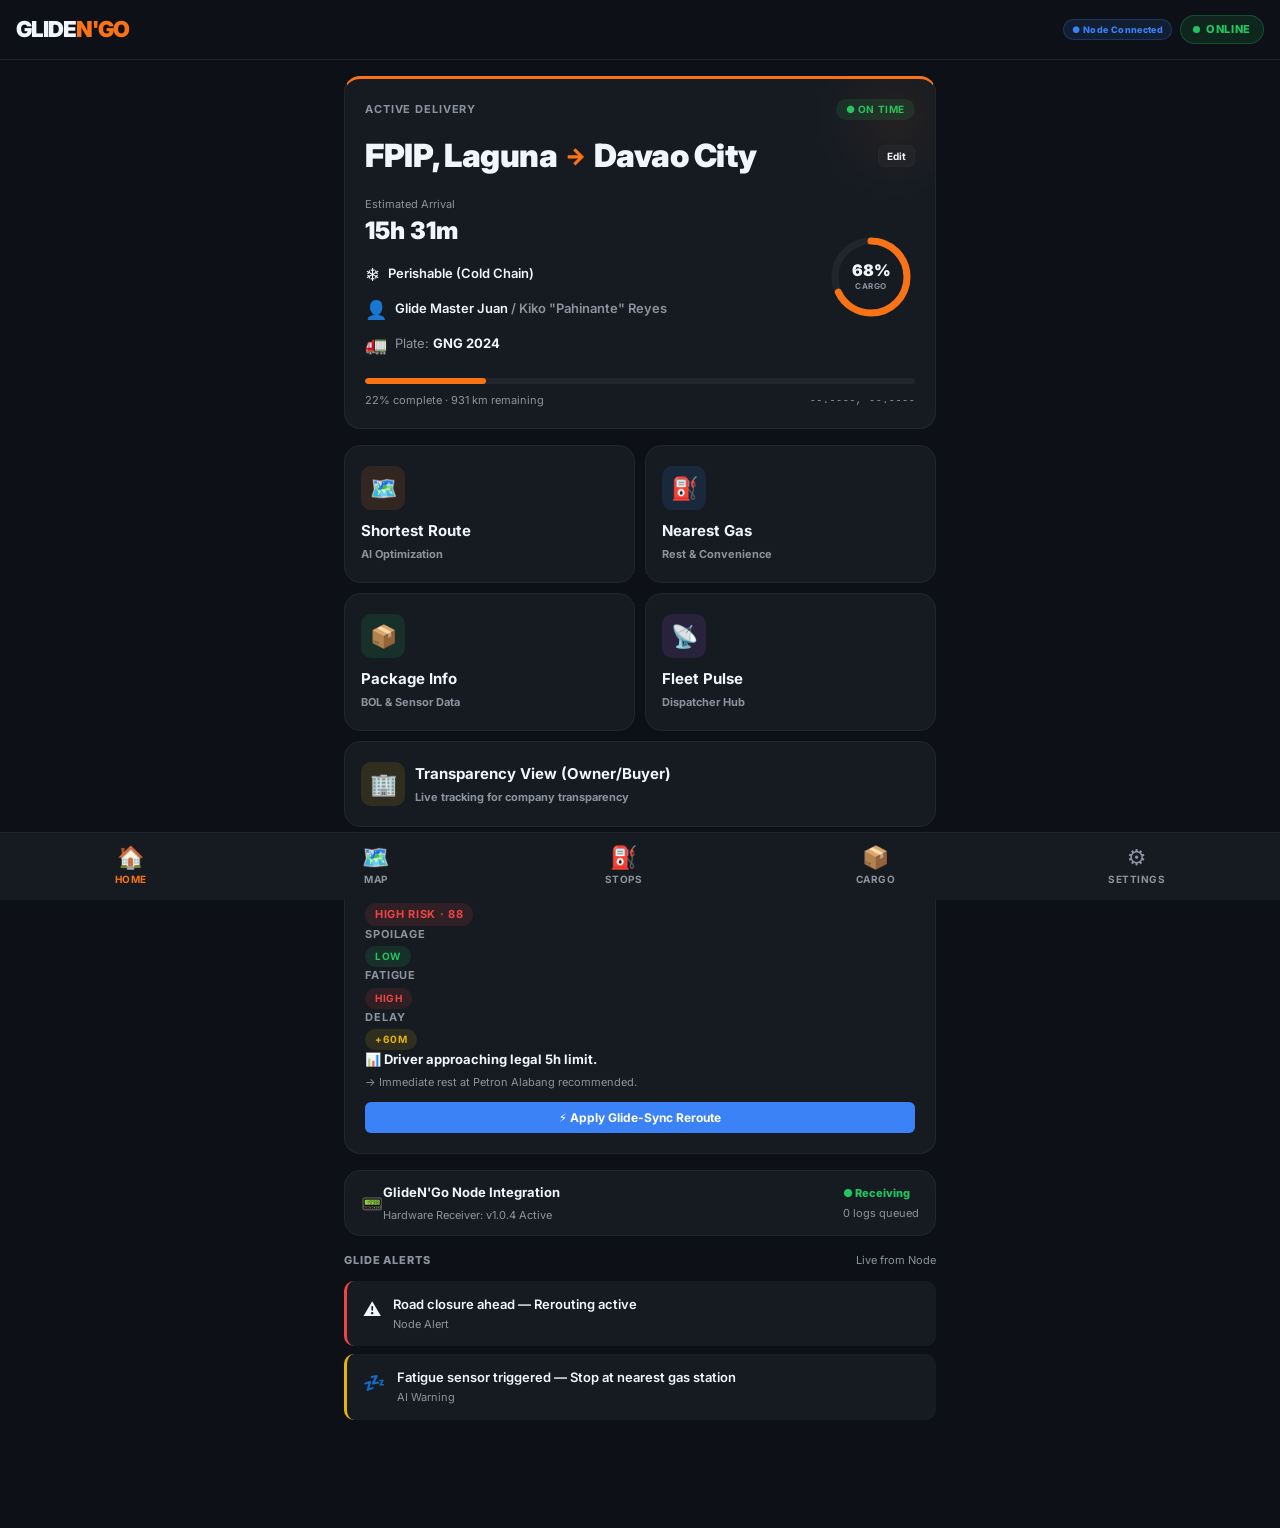
<file: index.html>
<!DOCTYPE html>
<html lang="en">
<head>
  <meta charset="UTF-8">
  <meta name="viewport" content="width=device-width, initial-scale=1.0, viewport-fit=cover">
  <meta name="description" content="GLIDEN'GO — Real-time cargo delivery tracking and route management for Philippine truckers.">
  <title>GLIDEN'GO | Dashboard</title>
  <link rel="manifest" href="manifest.json">
  <meta name="theme-color" content="#0D1117">
  <link rel="stylesheet" href="css/base.css">
  <link rel="stylesheet" href="css/components.css">
  <style>
    .toast {
      position: fixed; bottom: 90px; left: 50%; transform: translateX(-50%) translateY(20px);
      background: var(--surface2); border: 1px solid var(--border);
      padding: 10px 20px; border-radius: var(--radius); font-size: 13px; font-weight: 600;
      opacity: 0; transition: all 0.25s ease; z-index: 999; white-space: nowrap;
      box-shadow: var(--shadow);
    }
    .toast.toast-show { opacity: 1; transform: translateX(-50%) translateY(0); }
    .toast.toast-success { border-color: var(--success); color: var(--success); }
    .toast.toast-info    { border-color: var(--secondary); color: var(--secondary); }
    .toast.toast-warning { border-color: var(--warning); color: var(--warning); }

    /* AI Panel */
    .ai-loading { display:flex;align-items:center;gap:10px;padding:20px; }
    .ai-spinner {
      width:16px;height:16px;
      border:2px solid var(--border);
      border-top-color:var(--secondary);
      border-radius:50%;
      animation:spin .8s linear infinite;
    }

    /* Hardware badge */
    #hw-status-badge {
      font-size:9px;font-weight:800;
      color:var(--secondary);
      background:var(--secondary-dim);
      border:1px solid rgba(59,130,246,0.25);
      padding:3px 8px;border-radius:20px;
      letter-spacing:.04em;
    }
  </style>
</head>
<body>

<!-- TOP BAR -->
<header class="top-bar">
  <div class="logo">GLIDE<em>N'GO</em></div>
  <div class="flex items-center gap-8">
    <span id="hw-status-badge">● Node Connected</span>
    <div class="connection-pill pill-online" id="conn-pill">Online</div>
  </div>
</header>

<main class="container" style="padding-top:16px;">

  <!-- ── ACTIVE DELIVERY CARD (USER & DRIVER FOCUS) ── -->
  <section class="delivery-card mb-16">
    <div class="flex justify-between items-center mb-12">
      <div class="t-label" style="margin:0;">Active Delivery</div>
      <div class="badge badge-success" style="font-size:10px;">● ON TIME</div>
    </div>
    
    <div class="route-title">
      <span id="dash-origin">Laguna</span> <span class="route-arrow">→</span> <span id="dash-dest">Davao</span>
      <button id="btn-edit-route" class="btn btn-ghost btn-sm" style="margin-left:auto;padding:4px 8px;font-size:10px;">Edit</button>
    </div>

    <div class="flex items-center justify-between">
      <div>
        <div style="margin-bottom:12px;">
          <div class="t-xs t-muted">Estimated Arrival</div>
          <div style="font-size:24px;font-weight:900;color:var(--text);" id="eta-value">--h --m</div>
        </div>

        <div class="flex items-center gap-8" style="margin-bottom:8px;">
          <span id="dash-cargo-icon" style="font-size:18px;">❄️</span>
          <span class="t-small" style="font-weight:600;" id="dash-cargo-type">Perishable Cargo</span>
        </div>

        <div class="flex items-center gap-8" style="margin-bottom:8px;">
          <span style="font-size:18px;">👤</span>
          <span class="t-small" style="font-weight:600;"><span id="dash-driver">Glide Master Juan</span> <span class="t-muted">/ <span id="dash-assistant">Kiko (Pahinante)</span></span></span>
        </div>

        <div class="flex items-center gap-8">
          <span style="font-size:18px;">🚛</span>
          <span class="t-small t-muted">Plate: <strong style="color:var(--text);" id="dash-plate">GNG 2024</strong></span>
        </div>
      </div>

      <!-- Cargo Health (User View) -->
      <div class="ttl-ring-wrap ring-small">
        <svg width="88" height="88" viewBox="0 0 88 88">
          <circle class="ring-bg" cx="44" cy="44" r="36" stroke-width="7"/>
          <circle class="ring-fg" id="dash-ttl-circle" cx="44" cy="44" r="36" stroke="#F97316" stroke-width="7"
                  stroke-dasharray="226" stroke-dashoffset="0"/>
        </svg>
        <div class="ttl-ring-label">
          <div style="font-size:16px;font-weight:900;line-height:1;" id="dash-ttl-percent">--%</div>
          <div style="font-size:8px;font-weight:700;text-transform:uppercase;color:var(--muted);letter-spacing:.06em;margin-top:2px;">Cargo</div>
        </div>
      </div>
    </div>

    <!-- Trip progress bar (User Focus) -->
    <div style="margin-top:20px;">
      <div style="height:6px;background:var(--border);border-radius:3px;overflow:hidden;margin-bottom:8px;">
        <div id="dash-progress-bar" style="height:100%;width:0%;background:var(--primary);border-radius:3px;transition:width 1s ease;"></div>
      </div>
      <div class="flex justify-between t-xs t-muted">
        <span id="dash-progress-text">Calculating distance...</span>
        <span id="live-coords" style="font-family:monospace;">--.----, --.----</span>
      </div>
    </div>
  </section>

  <!-- ── QUICK ACTIONS (DRIVER FOCUS) ── -->
  <nav class="quick-grid">
    <a href="map.html" class="action-tile">
      <div class="action-icon action-icon--orange">🗺️</div>
      <div>
        <div class="t-h3">Shortest Route</div>
        <div class="t-xs t-muted" style="margin-top:3px;">AI Optimization</div>
      </div>
    </a>
    <a href="stops.html" class="action-tile">
      <div class="action-icon action-icon--blue">⛽</div>
      <div>
        <div class="t-h3">Nearest Gas</div>
        <div class="t-xs t-muted" style="margin-top:3px;">Rest & Convenience</div>
      </div>
    </a>
    <a href="cargo.html" class="action-tile">
      <div class="action-icon action-icon--green">📦</div>
      <div>
        <div class="t-h3">Package Info</div>
        <div class="t-xs t-muted" style="margin-top:3px;">BOL & Sensor Data</div>
      </div>
    </a>
    <a href="dispatcher.html" class="action-tile">
      <div class="action-icon action-icon--purple">📡</div>
      <div>
        <div class="t-h3">Fleet Pulse</div>
        <div class="t-xs t-muted" style="margin-top:3px;">Dispatcher Hub</div>
      </div>
    </a>
    <a href="owner.html" class="action-tile" style="grid-column:1/-1;flex-direction:row;align-items:center;">
      <div class="action-icon" style="background:rgba(234,179,8,0.12);">🏢</div>
      <div>
        <div class="t-h3">Transparency View (Owner/Buyer)</div>
        <div class="t-xs t-muted" style="margin-top:3px;">Live tracking for company transparency</div>
      </div>
    </a>
  </nav>

  <!-- ── AI ROUTE ANALYSIS ── -->
  <section class="card mb-16" style="border-top:3px solid var(--secondary);">
    <div id="ai-insights">
      <div class="ai-loading">
        <div class="ai-spinner"></div>
        <span class="t-xs t-muted">Optimizing Glide route…</span>
      </div>
    </div>
  </section>

  <!-- ── HARDWARE STATUS ── -->
  <section class="card mb-16" style="padding:12px 16px;">
    <div class="flex items-center justify-between">
      <div class="flex items-center gap-10">
        <span style="font-size:18px;">📟</span>
        <div>
          <div class="t-small" style="font-weight:700;">GlideN'Go Node Integration</div>
          <div class="t-xs t-muted mt-4">Hardware Receiver: v1.0.4 Active</div>
        </div>
      </div>
      <div>
        <div class="t-xs t-success" style="font-weight:800;">● Receiving</div>
        <div class="t-xs t-muted mt-4"><span id="pending-logs">0</span> logs queued</div>
      </div>
    </div>
  </section>

  <!-- ── RECENT ALERTS ── -->
  <section>
    <div class="section-header">
      <div class="section-label" style="margin:0;">Glide Alerts</div>
      <span class="t-xs t-muted">Live from Node</span>
    </div>

    <div class="alert-item alert-item--danger">
      <span class="alert-icon">⚠️</span>
      <div>
        <div class="alert-text">Road closure ahead — Rerouting active</div>
        <div class="alert-time">Node Alert</div>
      </div>
    </div>

    <div class="alert-item alert-item--warning">
      <span class="alert-icon">💤</span>
      <div>
        <div class="alert-text">Fatigue sensor triggered — Stop at nearest gas station</div>
        <div class="alert-time">AI Warning</div>
      </div>
    </div>
  </section>

  <div style="height:20px;"></div>
</main>

<!-- BOTTOM NAV -->
<!-- JOURNEY EDITOR MODAL -->
<div id="modal-journey" class="modal-backdrop" style="display:none; align-items:center; justify-content:center; z-index:2000;">
  <div class="modal-content" style="width:90%; max-width:400px; padding:24px; background:var(--surface); border-radius:var(--radius); border:1px solid var(--border); box-shadow:var(--shadow-lg);">
    <div class="flex justify-between items-center mb-20">
      <h2 class="t-h2" style="margin:0;">Update Journey</h2>
      <button onclick="closeJourneyModal()" class="btn btn-ghost btn-sm">✕</button>
    </div>
    
    <div class="mb-16">
      <label class="t-label">Current Location (Auto)</label>
      <input type="text" id="input-from" class="input" readonly style="background:var(--surface2); opacity:0.8;" placeholder="Detecting GPS...">
    </div>
    
    <div class="mb-24">
      <label class="t-label">Destination (To)</label>
      <input type="text" id="input-to" class="input" placeholder="e.g. Davao City, PH">
    </div>
    
    <button id="btn-save-journey" class="btn btn-primary btn-block">Set New Destination</button>
    <p class="t-xs t-muted mt-12 text-center">System will automatically recalculate optimal route and ETAs.</p>
  </div>
</div>

<nav class="bottom-nav">
  <a href="index.html" class="nav-item active">
    <span class="nav-ico">🏠</span><span>Home</span>
  </a>
  <a href="map.html" class="nav-item">
    <span class="nav-ico">🗺️</span><span>Map</span>
  </a>
  <a href="stops.html" class="nav-item">
    <span class="nav-ico">⛽</span><span>Stops</span>
  </a>
  <a href="cargo.html" class="nav-item">
    <span class="nav-ico">📦</span><span>Cargo</span>
  </a>
  <a href="settings.html" class="nav-item">
    <span class="nav-ico">⚙️</span><span>Settings</span>
  </a>
</nav>

<script src="js/db.js"></script>
<script src="js/background.js"></script>
<script src="js/app.js"></script>
<script src="js/cargo.js"></script>
<script src="js/ai.js"></script>
</body>
</html>
</file>
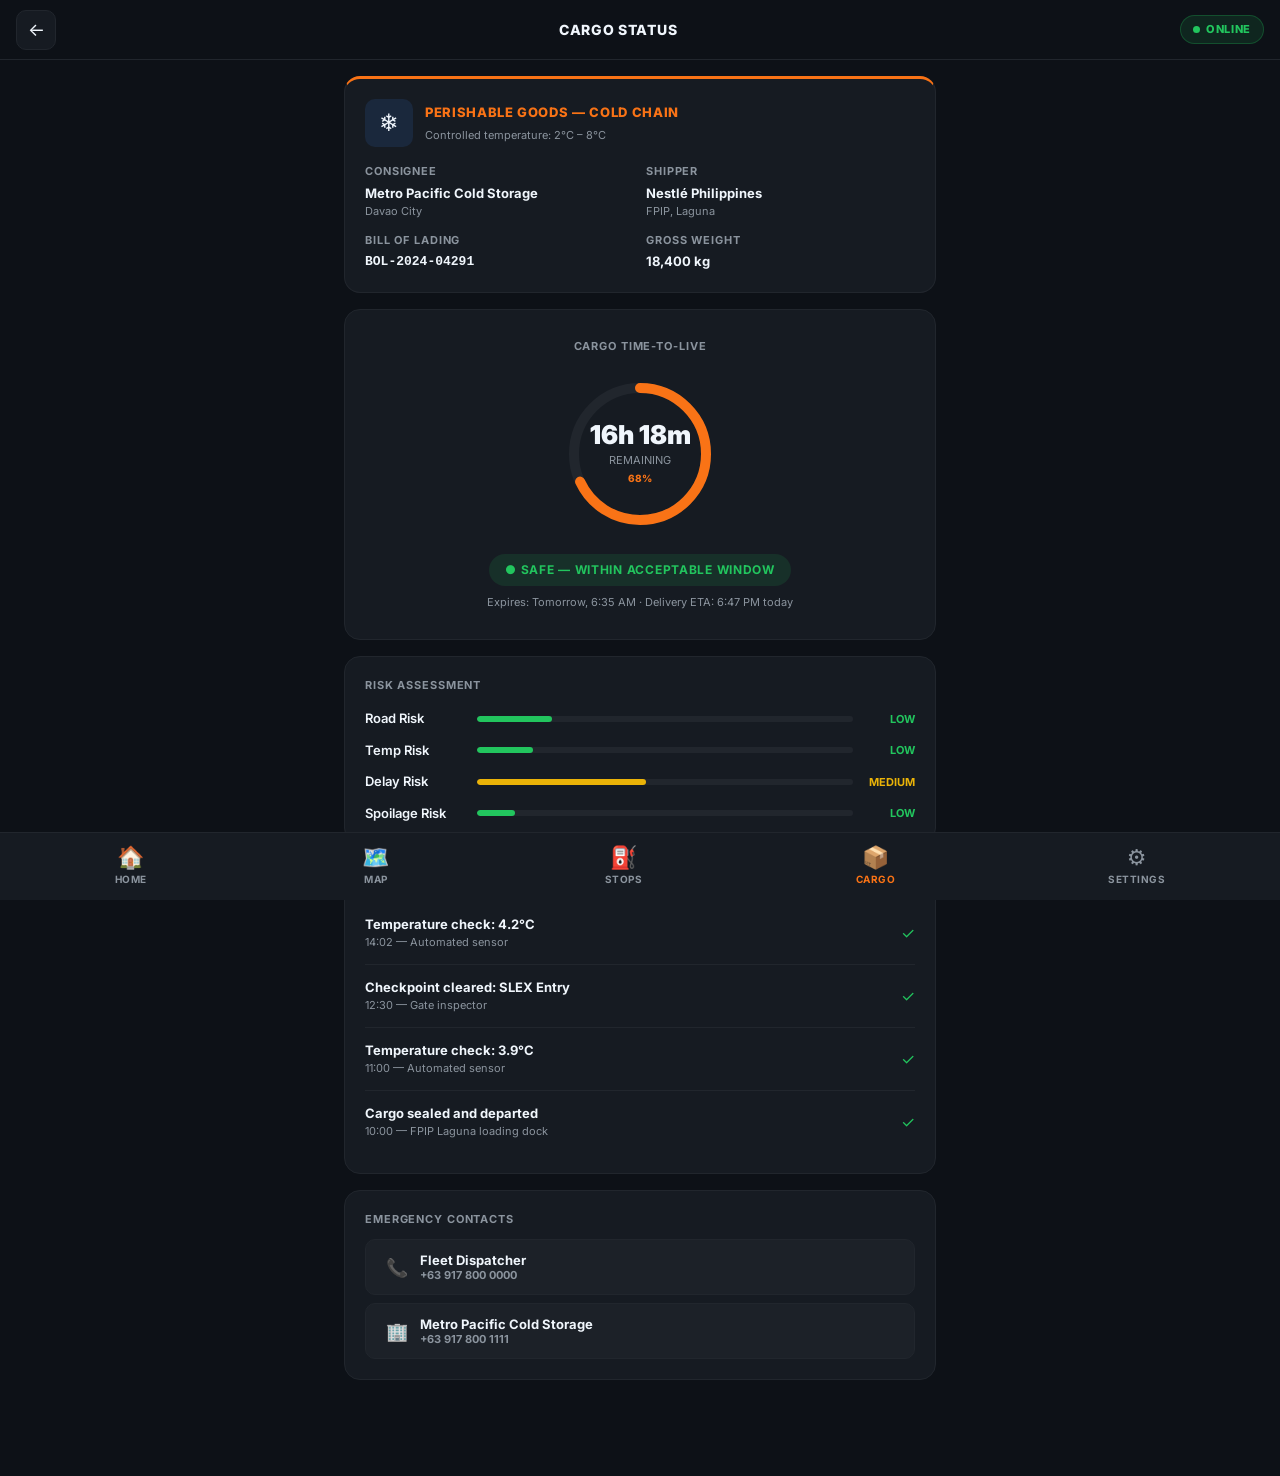
<file: cargo.html>
<!DOCTYPE html>
<html lang="en">
<head>
  <meta charset="UTF-8">
  <meta name="viewport" content="width=device-width, initial-scale=1.0, viewport-fit=cover">
  <meta name="description" content="TRAXHAUL Cargo — Monitor cargo condition, time-to-live, and delivery chain integrity.">
  <title>TRAXHAUL | Cargo Status</title>
  <link rel="manifest" href="manifest.json">
  <meta name="theme-color" content="#0D1117">
  <link rel="stylesheet" href="css/base.css">
  <link rel="stylesheet" href="css/components.css">
  <style>
    .toast {
      position: fixed; bottom: 90px; left: 50%; transform: translateX(-50%) translateY(20px);
      background: var(--surface2); border: 1px solid var(--border);
      padding: 10px 20px; border-radius: var(--radius); font-size: 13px; font-weight: 600;
      opacity: 0; transition: all 0.25s ease; z-index: 999; white-space: nowrap;
      box-shadow: var(--shadow);
    }
    .toast.toast-show { opacity: 1; transform: translateX(-50%) translateY(0); }
    .toast.toast-success { border-color: var(--success); color: var(--success); }
  </style>
</head>
<body>

<header class="top-bar">
  <a href="index.html" class="back-btn">←</a>
  <div class="page-title">Cargo Status</div>
  <div class="connection-pill pill-online" id="conn-pill">Online</div>
</header>

<main class="container" style="padding-top:16px;">

  <!-- ── CARGO INFO CARD ── -->
  <section class="card card--accent-top mb-16">
    <div class="flex items-center gap-12 mb-16">
      <div style="
        width:48px;height:48px;border-radius:var(--radius);
        background:var(--secondary-dim);
        display:flex;align-items:center;justify-content:center;
        font-size:24px;flex-shrink:0;
      ">❄️</div>
      <div>
        <div style="font-size:13px;font-weight:800;color:var(--primary);text-transform:uppercase;letter-spacing:.05em;">Perishable Goods — Cold Chain</div>
        <div class="t-xs t-muted mt-4">Controlled temperature: 2°C – 8°C</div>
      </div>
    </div>

    <div style="display:grid;grid-template-columns:1fr 1fr;gap:12px;">
      <div>
        <div class="t-label">Consignee</div>
        <div class="t-small" style="font-weight:700;margin-top:4px;">Metro Pacific Cold Storage</div>
        <div class="t-xs t-muted">Davao City</div>
      </div>
      <div>
        <div class="t-label">Shipper</div>
        <div class="t-small" style="font-weight:700;margin-top:4px;">Nestlé Philippines</div>
        <div class="t-xs t-muted">FPIP, Laguna</div>
      </div>
      <div>
        <div class="t-label">Bill of Lading</div>
        <div class="t-small" style="font-weight:700;margin-top:4px;font-family:monospace;font-size:13px;">BOL-2024-04291</div>
      </div>
      <div>
        <div class="t-label">Gross Weight</div>
        <div class="t-small" style="font-weight:700;margin-top:4px;">18,400 kg</div>
      </div>
    </div>
  </section>

  <!-- ── TTL RING ── -->
  <section class="card cargo-ttl-large mb-16">
    <div class="t-label mb-20">Cargo Time-to-Live</div>

    <div class="ttl-ring-wrap ring-large" style="width:160px;height:160px;">
      <svg width="160" height="160" viewBox="0 0 160 160">
        <circle class="ring-bg" cx="80" cy="80" r="66" stroke-width="10"/>
        <circle class="ring-fg" cx="80" cy="80" r="66" stroke="#F97316" stroke-width="10"
                stroke-dasharray="415" stroke-dashoffset="133"/>
      </svg>
      <div class="ttl-ring-label">
        <div style="font-size:26px;font-weight:900;line-height:1;" id="ttl-text">16h 18m</div>
        <div class="t-xs t-muted" style="margin-top:4px;">REMAINING</div>
        <div style="font-size:10px;font-weight:800;color:var(--primary);margin-top:2px;">68%</div>
      </div>
    </div>

    <div class="badge badge-success mt-20" style="font-size:12px;padding:7px 16px;">
      ● SAFE — Within acceptable window
    </div>

    <div class="t-xs t-muted mt-8" style="text-align:center;">
      Expires: Tomorrow, 6:35 AM · Delivery ETA: 6:47 PM today
    </div>
  </section>

  <!-- ── RISK ASSESSMENT ── -->
  <section class="card mb-16">
    <div class="t-label mb-16">Risk Assessment</div>
    <div class="risk-bar-row">
      <div class="risk-bar-item">
        <div class="t-small" style="font-weight:600;">Road Risk</div>
        <div class="risk-track">
          <div class="risk-fill risk-fill--low" style="width:20%;"></div>
        </div>
        <div class="t-xs t-success" style="font-weight:700;width:50px;text-align:right;">LOW</div>
      </div>
      <div class="risk-bar-item">
        <div class="t-small" style="font-weight:600;">Temp Risk</div>
        <div class="risk-track">
          <div class="risk-fill risk-fill--low" style="width:15%;"></div>
        </div>
        <div class="t-xs t-success" style="font-weight:700;width:50px;text-align:right;">LOW</div>
      </div>
      <div class="risk-bar-item">
        <div class="t-small" style="font-weight:600;">Delay Risk</div>
        <div class="risk-track">
          <div class="risk-fill risk-fill--medium" style="width:45%;"></div>
        </div>
        <div class="t-xs t-warning" style="font-weight:700;width:50px;text-align:right;">MEDIUM</div>
      </div>
      <div class="risk-bar-item">
        <div class="t-small" style="font-weight:600;">Spoilage Risk</div>
        <div class="risk-track">
          <div class="risk-fill risk-fill--low" style="width:10%;"></div>
        </div>
        <div class="t-xs t-success" style="font-weight:700;width:50px;text-align:right;">LOW</div>
      </div>
    </div>
  </section>

  <!-- ── CONDITION LOG ── -->
  <section class="card mb-16">
    <div class="t-label mb-4">Condition Log</div>
    <div id="condition-log">
      <div class="log-entry">
        <div>
          <div class="t-small" style="font-weight:700;">Temperature check: 4.2°C</div>
          <div class="t-xs t-muted">14:02 — Automated sensor</div>
        </div>
        <span class="t-success" style="font-size:16px;">✓</span>
      </div>
      <div class="log-entry">
        <div>
          <div class="t-small" style="font-weight:700;">Checkpoint cleared: SLEX Entry</div>
          <div class="t-xs t-muted">12:30 — Gate inspector</div>
        </div>
        <span class="t-success" style="font-size:16px;">✓</span>
      </div>
      <div class="log-entry">
        <div>
          <div class="t-small" style="font-weight:700;">Temperature check: 3.9°C</div>
          <div class="t-xs t-muted">11:00 — Automated sensor</div>
        </div>
        <span class="t-success" style="font-size:16px;">✓</span>
      </div>
      <div class="log-entry">
        <div>
          <div class="t-small" style="font-weight:700;">Cargo sealed and departed</div>
          <div class="t-xs t-muted">10:00 — FPIP Laguna loading dock</div>
        </div>
        <span class="t-success" style="font-size:16px;">✓</span>
      </div>
    </div>
  </section>

  <!-- ── EMERGENCY CONTACTS ── -->
  <section class="card mb-16">
    <div class="t-label mb-12">Emergency Contacts</div>
    <div style="display:grid;gap:8px;">
      <button class="btn btn-ghost btn-block" style="justify-content:flex-start;gap:12px;" onclick="window.location='tel:+639178000000'">
        <span style="font-size:18px;">📞</span>
        <div style="text-align:left;">
          <div class="t-small" style="font-weight:700;">Fleet Dispatcher</div>
          <div class="t-xs t-muted">+63 917 800 0000</div>
        </div>
      </button>
      <button class="btn btn-ghost btn-block" style="justify-content:flex-start;gap:12px;" onclick="window.location='tel:+639178001111'">
        <span style="font-size:18px;">🏢</span>
        <div style="text-align:left;">
          <div class="t-small" style="font-weight:700;">Metro Pacific Cold Storage</div>
          <div class="t-xs t-muted">+63 917 800 1111</div>
        </div>
      </button>
    </div>
  </section>

</main>

<!-- BOTTOM NAV -->
<nav class="bottom-nav">
  <a href="index.html" class="nav-item"><span class="nav-ico">🏠</span><span>Home</span></a>
  <a href="map.html" class="nav-item"><span class="nav-ico">🗺️</span><span>Map</span></a>
  <a href="stops.html" class="nav-item"><span class="nav-ico">⛽</span><span>Stops</span></a>
  <a href="cargo.html" class="nav-item active"><span class="nav-ico">📦</span><span>Cargo</span></a>
  <a href="settings.html" class="nav-item"><span class="nav-ico">⚙️</span><span>Settings</span></a>
</nav>

<script src="js/db.js"></script>
<script src="js/app.js"></script>
<script src="js/cargo.js"></script>
</body>
</html>
</file>
<file: css/base.css>
@import url('https://fonts.googleapis.com/css2?family=Inter:wght@400;500;600;700;800;900&display=swap');

/* ===========================
   DESIGN TOKENS
=========================== */
:root {
  --bg:        #0D1117;
  --surface:   #161B22;
  --surface2:  #1C2128;
  --border:    #21262D;
  --primary:   #F97316;
  --primary-dim: rgba(249, 115, 22, 0.12);
  --secondary: #3B82F6;
  --secondary-dim: rgba(59, 130, 246, 0.12);
  --success:   #22C55E;
  --success-dim: rgba(34, 197, 94, 0.12);
  --warning:   #EAB308;
  --warning-dim: rgba(234, 179, 8, 0.12);
  --danger:    #EF4444;
  --danger-dim: rgba(239, 68, 68, 0.12);
  --text:      #F0F6FC;
  --muted:     #8B949E;
  --muted2:    #4D5564;

  --radius-sm: 6px;
  --radius:    10px;
  --radius-lg: 16px;
  --radius-xl: 24px;

  --shadow:    0 4px 24px rgba(0,0,0,0.4);
  --shadow-sm: 0 2px 8px rgba(0,0,0,0.3);

  --transition: 0.18s ease;
}

[data-theme="light"] {
  --bg:        #F5F7FA;
  --surface:   #FFFFFF;
  --surface2:  #EDF2F7;
  --border:    #E2E8F0;
  --text:      #1A202C;
  --muted:     #718096;
  --muted2:    #A0AEC0;
  
  --shadow:    0 4px 12px rgba(0,0,0,0.05);
  --shadow-sm: 0 2px 4px rgba(0,0,0,0.02);
}

/* ===========================
   RESET & BASE
=========================== */
*, *::before, *::after {
  box-sizing: border-box;
  margin: 0;
  padding: 0;
  -webkit-tap-highlight-color: transparent;
}

html {
  font-size: 16px;
  -webkit-text-size-adjust: 100%;
}

body {
  background-color: var(--bg);
  color: var(--text);
  font-family: 'Inter', system-ui, -apple-system, sans-serif;
  line-height: 1.5;
  overflow-x: hidden;
  min-height: 100dvh;
  -webkit-font-smoothing: antialiased;
  -moz-osx-font-smoothing: grayscale;
}

a { color: inherit; text-decoration: none; }
button { font-family: inherit; cursor: pointer; }
img, svg { display: block; max-width: 100%; }
input, select, textarea { font-family: inherit; }

/* ===========================
   TYPOGRAPHY
=========================== */
.t-hero   { font-size: clamp(24px, 5vw, 36px); font-weight: 900; line-height: 1.1; letter-spacing: -0.5px; }
.t-h1     { font-size: clamp(20px, 4vw, 28px); font-weight: 800; line-height: 1.2; }
.t-h2     { font-size: 18px; font-weight: 700; }
.t-h3     { font-size: 15px; font-weight: 700; }
.t-body   { font-size: 15px; font-weight: 400; }
.t-small  { font-size: 13px; }
.t-xs     { font-size: 11px; }
.t-label  { font-size: 11px; font-weight: 700; text-transform: uppercase; letter-spacing: 0.08em; color: var(--muted); }
.t-nav    { font-size: clamp(22px, 5vw, 32px); font-weight: 800; }

.t-primary  { color: var(--primary); }
.t-success  { color: var(--success); }
.t-warning  { color: var(--warning); }
.t-danger   { color: var(--danger); }
.t-muted    { color: var(--muted); }

/* ===========================
   LAYOUT
=========================== */
.container {
  width: 100%;
  max-width: 480px;
  margin: 0 auto;
  padding: 0 16px 80px;
}

.container--wide {
  max-width: 1200px;
  margin: 0 auto;
  padding: 0 24px;
}

.flex { display: flex; }
.flex-col { flex-direction: column; }
.items-center { align-items: center; }
.items-start { align-items: flex-start; }
.justify-between { justify-content: space-between; }
.justify-center { justify-content: center; }
.gap-4 { gap: 4px; }
.gap-8 { gap: 8px; }
.gap-12 { gap: 12px; }
.gap-16 { gap: 16px; }
.gap-24 { gap: 24px; }

.grow { flex: 1; }
.w-full { width: 100%; }

/* ===========================
   CARD
=========================== */
.card {
  background: var(--surface);
  border: 1px solid var(--border);
  border-radius: var(--radius-lg);
  padding: 20px;
}

.card--accent-top { border-top: 3px solid var(--primary); }
.card--flat { border-radius: var(--radius); padding: 16px; }

/* ===========================
   BUTTON
=========================== */
.btn {
  display: inline-flex;
  align-items: center;
  justify-content: center;
  gap: 8px;
  padding: 12px 20px;
  border-radius: var(--radius);
  font-weight: 700;
  font-size: 14px;
  border: none;
  cursor: pointer;
  transition: filter var(--transition), transform var(--transition);
  white-space: nowrap;
  user-select: none;
}

.btn:hover  { filter: brightness(1.1); }
.btn:active { filter: brightness(0.85); transform: scale(0.97); }

.btn-primary  { background: var(--primary);   color: #fff; }
.btn-secondary{ background: var(--secondary); color: #fff; }
.btn-ghost    { background: var(--surface2);  color: var(--text); border: 1px solid var(--border); }
.btn-danger   { background: var(--danger);    color: #fff; }
.btn-sm       { padding: 8px 14px; font-size: 12px; border-radius: var(--radius-sm); }
.btn-lg       { padding: 16px 28px; font-size: 16px; border-radius: var(--radius-lg); }
.btn-block    { width: 100%; }

/* ===========================
   BADGE / PILL
=========================== */
.badge {
  display: inline-flex;
  align-items: center;
  padding: 3px 10px;
  border-radius: 20px;
  font-size: 11px;
  font-weight: 700;
  text-transform: uppercase;
  letter-spacing: 0.06em;
}

.badge-primary  { background: var(--primary-dim);   color: var(--primary); }
.badge-success  { background: var(--success-dim);   color: var(--success); }
.badge-warning  { background: var(--warning-dim);   color: var(--warning); }
.badge-danger   { background: var(--danger-dim);    color: var(--danger); }
.badge-secondary{ background: var(--secondary-dim); color: var(--secondary); }
.badge-neutral  { background: var(--surface2);      color: var(--muted); border: 1px solid var(--border); }

/* ===========================
   DIVIDER
=========================== */
.divider { height: 1px; background: var(--border); margin: 16px 0; }

/* ===========================
   SPACING
=========================== */
.mt-4  { margin-top: 4px; }
.mt-8  { margin-top: 8px; }
.mt-12 { margin-top: 12px; }
.mt-16 { margin-top: 16px; }
.mt-20 { margin-top: 20px; }
.mt-24 { margin-top: 24px; }
.mb-4  { margin-bottom: 4px; }
.mb-8  { margin-bottom: 8px; }
.mb-12 { margin-bottom: 12px; }
.mb-16 { margin-bottom: 16px; }
.mb-20 { margin-bottom: 20px; }
.mb-24 { margin-bottom: 24px; }

/* ===========================
   SCROLLBAR
=========================== */
::-webkit-scrollbar { width: 4px; height: 4px; }
::-webkit-scrollbar-track { background: transparent; }
::-webkit-scrollbar-thumb { background: var(--border); border-radius: 4px; }

/* ===========================
   PAGE TRANSITION
=========================== */
body { opacity: 0; transition: opacity 0.15s ease; }
body.loaded { opacity: 1; }

/* ===========================
   RESPONSIVE UTILITIES
=========================== */
@media (min-width: 768px) {
  .container { max-width: 640px; padding: 0 24px 80px; }
  .hide-md { display: none !important; }
}
@media (min-width: 1024px) {
  .show-lg { display: flex !important; }
  .hide-lg { display: none !important; }
}
</file>
<file: css/components.css>
/* ===========================
   TOP BAR
=========================== */
.top-bar {
  position: sticky;
  top: 0;
  z-index: 100;
  display: flex;
  justify-content: space-between;
  align-items: center;
  padding: 0 16px;
  height: 60px;
  background: var(--bg);
  border-bottom: 1px solid var(--border);
}

.logo {
  font-weight: 900;
  font-size: 22px;
  letter-spacing: -1px;
  color: var(--text);
}

.logo em {
  font-style: normal;
  color: var(--primary);
}

.back-btn {
  width: 40px;
  height: 40px;
  display: flex;
  align-items: center;
  justify-content: center;
  border-radius: var(--radius);
  background: var(--surface);
  border: 1px solid var(--border);
  font-size: 18px;
  color: var(--text);
  transition: background var(--transition);
}
.back-btn:hover { background: var(--surface2); }

.page-title {
  font-size: 14px;
  font-weight: 800;
  text-transform: uppercase;
  letter-spacing: 0.05em;
}

/* ===========================
   CONNECTION PILL
=========================== */
.connection-pill {
  display: inline-flex;
  align-items: center;
  gap: 6px;
  padding: 5px 12px;
  border-radius: 20px;
  font-size: 11px;
  font-weight: 800;
  text-transform: uppercase;
  letter-spacing: 0.06em;
  border: 1px solid transparent;
  transition: all var(--transition);
}

.connection-pill::before {
  content: '';
  width: 7px;
  height: 7px;
  border-radius: 50%;
  background: currentColor;
}

.pill-online   { color: var(--success);   background: var(--success-dim);   border-color: rgba(34,197,94,0.25); }
.pill-offline  { color: var(--warning);   background: var(--warning-dim);   border-color: rgba(234,179,8,0.25); animation: blink 2s infinite; }
.pill-syncing  { color: var(--secondary); background: var(--secondary-dim); border-color: rgba(59,130,246,0.25); }
.pill-syncing::after { content: ''; display: inline-block; width: 10px; height: 10px; border: 2px solid currentColor; border-top-color: transparent; border-radius: 50%; animation: spin 0.8s linear infinite; }

@keyframes blink {
  0%, 100% { opacity: 1; }
  50% { opacity: 0.6; }
}
@keyframes spin {
  to { transform: rotate(360deg); }
}

/* ===========================
   BOTTOM NAVIGATION
=========================== */
.bottom-nav {
  position: fixed;
  bottom: 0;
  left: 0;
  right: 0;
  height: 68px;
  background: var(--surface);
  border-top: 1px solid var(--border);
  display: flex;
  justify-content: space-around;
  align-items: center;
  z-index: 200;
  padding: 0 8px;
  padding-bottom: env(safe-area-inset-bottom);
}

.nav-item {
  display: flex;
  flex-direction: column;
  align-items: center;
  gap: 4px;
  color: var(--muted);
  font-size: 10px;
  font-weight: 700;
  text-transform: uppercase;
  letter-spacing: 0.05em;
  padding: 8px 12px;
  border-radius: var(--radius);
  transition: all var(--transition);
  min-width: 56px;
}

.nav-item:hover { background: var(--surface2); color: var(--text); }
.nav-item.active { color: var(--primary); }
.nav-item.active .nav-ico { color: var(--primary); }

.nav-ico { font-size: 22px; line-height: 1; }

/* ===========================
   HERO DELIVERY CARD
=========================== */
.delivery-card {
  background: var(--surface);
  border: 1px solid var(--border);
  border-top: 3px solid var(--primary);
  border-radius: var(--radius-lg);
  padding: 20px;
  margin-bottom: 16px;
  position: relative;
  overflow: hidden;
}

.delivery-card::before {
  content: '';
  position: absolute;
  top: -40px;
  right: -40px;
  width: 160px;
  height: 160px;
  background: radial-gradient(circle, rgba(249,115,22,0.06) 0%, transparent 70%);
  pointer-events: none;
}

.route-title {
  font-size: clamp(22px, 5vw, 32px);
  font-weight: 900;
  letter-spacing: -0.5px;
  margin: 6px 0 16px;
  display: flex;
  align-items: center;
  gap: 8px;
}

.route-arrow {
  color: var(--primary);
  font-size: 0.7em;
}

/* ===========================
   CARGO TTL RING
=========================== */
.ttl-ring-wrap {
  position: relative;
  width: 88px;
  height: 88px;
  flex-shrink: 0;
}

.ttl-ring-wrap svg {
  transform: rotate(-90deg);
}

.ttl-ring-label {
  position: absolute;
  inset: 0;
  display: flex;
  flex-direction: column;
  align-items: center;
  justify-content: center;
  text-align: center;
}

.ring-bg { fill: none; stroke: var(--border); }
.ring-fg { fill: none; stroke-linecap: round; transition: stroke-dashoffset 0.5s ease; }

/* ===========================
   QUICK ACTION GRID
=========================== */
.quick-grid {
  display: grid;
  grid-template-columns: 1fr 1fr;
  gap: 10px;
  margin: 16px 0;
}

.action-tile {
  background: var(--surface);
  border: 1px solid var(--border);
  border-radius: var(--radius-lg);
  padding: 20px 16px;
  display: flex;
  flex-direction: column;
  align-items: flex-start;
  gap: 10px;
  color: var(--text);
  font-weight: 700;
  font-size: 14px;
  transition: background var(--transition), border-color var(--transition), transform var(--transition);
  user-select: none;
}

.action-tile:hover {
  background: var(--surface2);
  border-color: var(--primary);
  transform: translateY(-2px);
}

.action-tile:active { transform: scale(0.97); }

.action-icon {
  width: 44px;
  height: 44px;
  border-radius: var(--radius);
  display: flex;
  align-items: center;
  justify-content: center;
  font-size: 22px;
}

.action-icon--orange { background: var(--primary-dim); }
.action-icon--blue   { background: var(--secondary-dim); }
.action-icon--green  { background: var(--success-dim); }
.action-icon--purple { background: rgba(168,85,247,0.12); }

/* ===========================
   ALERT ITEMS
=========================== */
.alert-item {
  display: flex;
  align-items: flex-start;
  gap: 12px;
  padding: 14px 16px;
  background: var(--surface);
  border-radius: var(--radius);
  border-left: 3px solid var(--border);
  margin-bottom: 8px;
  animation: slideInRight 0.3s ease;
}

.alert-item--danger  { border-left-color: var(--danger); }
.alert-item--warning { border-left-color: var(--warning); }
.alert-item--success { border-left-color: var(--success); }
.alert-item--info    { border-left-color: var(--secondary); }

.alert-icon { font-size: 18px; flex-shrink: 0; margin-top: 1px; }
.alert-text { font-size: 13px; font-weight: 600; line-height: 1.4; }
.alert-time { font-size: 11px; color: var(--muted); margin-top: 3px; }

@keyframes slideInRight {
  from { opacity: 0; transform: translateX(10px); }
  to   { opacity: 1; transform: translateX(0); }
}

/* ===========================
   SECTION HEADER
=========================== */
.section-header {
  display: flex;
  justify-content: space-between;
  align-items: center;
  margin-bottom: 12px;
}

/* ===========================
   STOP CARD
=========================== */
.stop-card {
  background: var(--surface);
  border: 1px solid var(--border);
  border-radius: var(--radius-lg);
  padding: 16px;
  margin-bottom: 10px;
  display: flex;
  gap: 14px;
  align-items: flex-start;
  transition: border-color var(--transition), background var(--transition);
  animation: slideUp 0.25s ease both;
}

.stop-card:hover { border-color: var(--primary); background: var(--surface2); }

.stop-card--recommended { border-color: var(--secondary); background: var(--secondary-dim); }

.stop-icon-circle {
  width: 44px;
  height: 44px;
  border-radius: 50%;
  display: flex;
  align-items: center;
  justify-content: center;
  font-size: 20px;
  flex-shrink: 0;
}

.stop-icon--gas  { background: var(--primary-dim); }
.stop-icon--rest { background: var(--secondary-dim); }
.stop-icon--chk  { background: var(--success-dim); }

.stop-distance {
  font-size: 13px;
  font-weight: 800;
  color: var(--primary);
}

.amenity-row { display: flex; flex-wrap: wrap; gap: 4px; margin: 8px 0; }
.amenity-tag {
  font-size: 10px;
  font-weight: 700;
  text-transform: uppercase;
  padding: 2px 8px;
  background: var(--surface2);
  border: 1px solid var(--border);
  border-radius: 4px;
  color: var(--muted);
  letter-spacing: 0.04em;
}

@keyframes slideUp {
  from { opacity: 0; transform: translateY(12px); }
  to   { opacity: 1; transform: translateY(0); }
}

/* ===========================
   ROUTE STRIP (Stops page)
=========================== */
.route-strip {
  position: relative;
  height: 4px;
  background: var(--border);
  border-radius: 2px;
  margin: 32px 0 24px;
}

.route-strip-truck {
  width: 14px;
  height: 14px;
  border-radius: 50%;
  position: absolute;
  top: -5px;
  background: var(--secondary);
  border: 2px solid var(--bg);
  box-shadow: 0 0 0 3px rgba(59,130,246,0.3);
}

.route-strip-stop {
  width: 10px;
  height: 10px;
  border-radius: 50%;
  position: absolute;
  top: -3px;
  background: var(--primary);
}

.route-strip-dest {
  width: 14px;
  height: 14px;
  border-radius: 3px;
  position: absolute;
  top: -5px;
  right: 0;
  background: var(--danger);
  border: 2px solid var(--bg);
}

.route-strip-label {
  position: absolute;
  top: 12px;
  font-size: 9px;
  font-weight: 700;
  color: var(--muted);
  text-transform: uppercase;
  transform: translateX(-50%);
  white-space: nowrap;
}

/* ===========================
   FILTER PILLS ROW
=========================== */
.filter-row {
  display: flex;
  gap: 8px;
  overflow-x: auto;
  padding-bottom: 4px;
  scrollbar-width: none;
  margin-bottom: 16px;
}
.filter-row::-webkit-scrollbar { display: none; }

.filter-pill {
  padding: 7px 16px;
  border-radius: 20px;
  font-size: 12px;
  font-weight: 700;
  text-transform: uppercase;
  letter-spacing: 0.05em;
  white-space: nowrap;
  border: 1px solid var(--border);
  color: var(--muted);
  background: var(--surface);
  cursor: pointer;
  transition: all var(--transition);
}

.filter-pill:hover  { border-color: var(--primary); color: var(--primary); }
.filter-pill.active { background: var(--primary); border-color: var(--primary); color: #fff; }

/* ===========================
   CARGO STATUS
=========================== */
.cargo-ttl-large {
  display: flex;
  flex-direction: column;
  align-items: center;
  padding: 28px 20px;
}

.risk-bar-row {
  display: flex;
  flex-direction: column;
  gap: 12px;
}

.risk-bar-item {
  display: grid;
  grid-template-columns: 100px 1fr auto;
  align-items: center;
  gap: 12px;
}

.risk-track {
  height: 6px;
  background: var(--border);
  border-radius: 3px;
  overflow: hidden;
}

.risk-fill {
  height: 100%;
  border-radius: 3px;
  transition: width 0.6s ease;
}

.risk-fill--low    { background: var(--success); }
.risk-fill--medium { background: var(--warning); }
.risk-fill--high   { background: var(--danger); }

/* ===========================
   CONDITION LOG
=========================== */
.log-entry {
  display: flex;
  justify-content: space-between;
  align-items: center;
  padding: 13px 0;
  border-bottom: 1px solid var(--border);
  font-size: 13px;
}
.log-entry:last-child { border-bottom: none; }

/* ===========================
   SETTINGS TOGGLE
=========================== */
.toggle-wrap {
  display: flex;
  justify-content: space-between;
  align-items: center;
  padding: 14px 0;
  border-bottom: 1px solid var(--border);
}
.toggle-wrap:last-child { border-bottom: none; }

.toggle {
  position: relative;
  width: 44px;
  height: 26px;
  flex-shrink: 0;
}

.toggle input { opacity: 0; width: 0; height: 0; }

.toggle-slider {
  position: absolute;
  inset: 0;
  background: var(--border);
  border-radius: 13px;
  cursor: pointer;
  transition: background var(--transition);
}

.toggle-slider::before {
  content: '';
  position: absolute;
  width: 20px;
  height: 20px;
  left: 3px;
  top: 3px;
  background: white;
  border-radius: 50%;
  transition: transform var(--transition);
}

.toggle input:checked + .toggle-slider { background: var(--primary); }
.toggle input:checked + .toggle-slider::before { transform: translateX(18px); }

/* ===========================
   SETTINGS STORAGE BAR
=========================== */
.storage-bar {
  height: 6px;
  background: var(--border);
  border-radius: 3px;
  margin: 8px 0;
  overflow: hidden;
}
.storage-fill {
  height: 100%;
  background: var(--primary);
  border-radius: 3px;
}

/* ===========================
   DISPATCHER FLEET CARD
=========================== */
.truck-card {
  padding: 16px;
  border-bottom: 1px solid var(--border);
  cursor: pointer;
  transition: background var(--transition);
  border-left: 3px solid transparent;
}

.truck-card:hover { background: var(--surface2); }
.truck-card.selected { border-left-color: var(--primary); background: var(--primary-dim); }

.truck-plate {
  font-size: 16px;
  font-weight: 900;
  letter-spacing: 0.05em;
}

.truck-driver { font-size: 13px; color: var(--muted); }
.truck-route  { font-size: 12px; color: var(--text); font-weight: 600; margin-top: 6px; }

/* ===========================
   METRICS ROW
=========================== */
.metrics-row {
  display: grid;
  grid-template-columns: repeat(3, 1fr);
  gap: 12px;
  margin-bottom: 20px;
}

.metric-card {
  background: var(--surface);
  border: 1px solid var(--border);
  border-radius: var(--radius);
  padding: 16px 12px;
  text-align: center;
}

.metric-value { font-size: 28px; font-weight: 900; line-height: 1; }
.metric-label { font-size: 10px; font-weight: 700; text-transform: uppercase; color: var(--muted); letter-spacing: 0.06em; margin-top: 6px; }

/* ===========================
   MAP OVERLAYS
=========================== */
.map-top-overlay {
  position: absolute;
  top: 0; left: 0; right: 0;
  z-index: 400;
  background: rgba(13, 17, 23, 0.96);
  display: flex;
  align-items: center;
  padding: 0 16px;
  height: 60px;
  gap: 12px;
  border-bottom: 1px solid var(--border);
}

.instruction-banner {
  position: absolute;
  top: 60px; left: 0; right: 0;
  z-index: 400;
  background: var(--primary);
  padding: 16px 20px;
  display: flex;
  align-items: center;
  gap: 16px;
}

.instruction-arrow {
  font-size: 36px;
  font-weight: 900;
  line-height: 1;
}

.map-bottom-panel {
  position: absolute;
  bottom: 0; left: 0; right: 0;
  z-index: 400;
  background: var(--bg);
  border-radius: var(--radius-xl) var(--radius-xl) 0 0;
  padding: 20px;
  box-shadow: 0 -8px 32px rgba(0,0,0,0.5);
}

.map-cargo-bar {
  position: absolute;
  z-index: 400;
  left: 0; right: 0;
  background: rgba(249, 115, 22, 0.95);
  padding: 8px 16px;
  display: flex;
  align-items: center;
  gap: 8px;
  font-size: 12px;
  font-weight: 700;
  color: white;
}

.map-action-btns {
  display: grid;
  grid-template-columns: 1fr 1fr 1fr;
  gap: 8px;
  margin-bottom: 16px;
}

/* ===========================
   REROUTE MODAL
=========================== */
.modal-overlay {
  position: fixed;
  inset: 0;
  background: rgba(0,0,0,0.7);
  z-index: 500;
  display: flex;
  align-items: flex-end;
  opacity: 0;
  pointer-events: none;
  transition: opacity 0.2s ease;
}

.modal-overlay.open {
  opacity: 1;
  pointer-events: all;
}

.modal-sheet {
  background: var(--surface);
  width: 100%;
  border-radius: var(--radius-xl) var(--radius-xl) 0 0;
  padding: 24px 20px;
  transform: translateY(100%);
  transition: transform 0.3s ease;
}

.modal-overlay.open .modal-sheet { transform: translateY(0); }

.modal-handle {
  width: 40px;
  height: 4px;
  background: var(--border);
  border-radius: 2px;
  margin: 0 auto 20px;
}

.reroute-option {
  display: flex;
  align-items: center;
  gap: 16px;
  padding: 16px;
  border: 1px solid var(--border);
  border-radius: var(--radius);
  margin-bottom: 10px;
  cursor: pointer;
  transition: all var(--transition);
}
.reroute-option:hover { border-color: var(--primary); background: var(--primary-dim); }
.reroute-option.selected { border-color: var(--primary); background: var(--primary-dim); }

/* ===========================
   INPUT
=========================== */
.input {
  width: 100%;
  background: var(--bg);
  border: 1px solid var(--border);
  color: var(--text);
  padding: 10px 14px;
  border-radius: var(--radius);
  font-size: 14px;
  outline: none;
  transition: border-color var(--transition);
}
.input:focus { border-color: var(--primary); }
.input::placeholder { color: var(--muted); }

/* ===========================
   DIVIDER SECTION LABEL
=========================== */
.section-label {
  font-size: 11px;
  font-weight: 800;
  text-transform: uppercase;
  letter-spacing: 0.08em;
  color: var(--muted);
  margin-bottom: 12px;
  margin-top: 24px;
}
</file>
